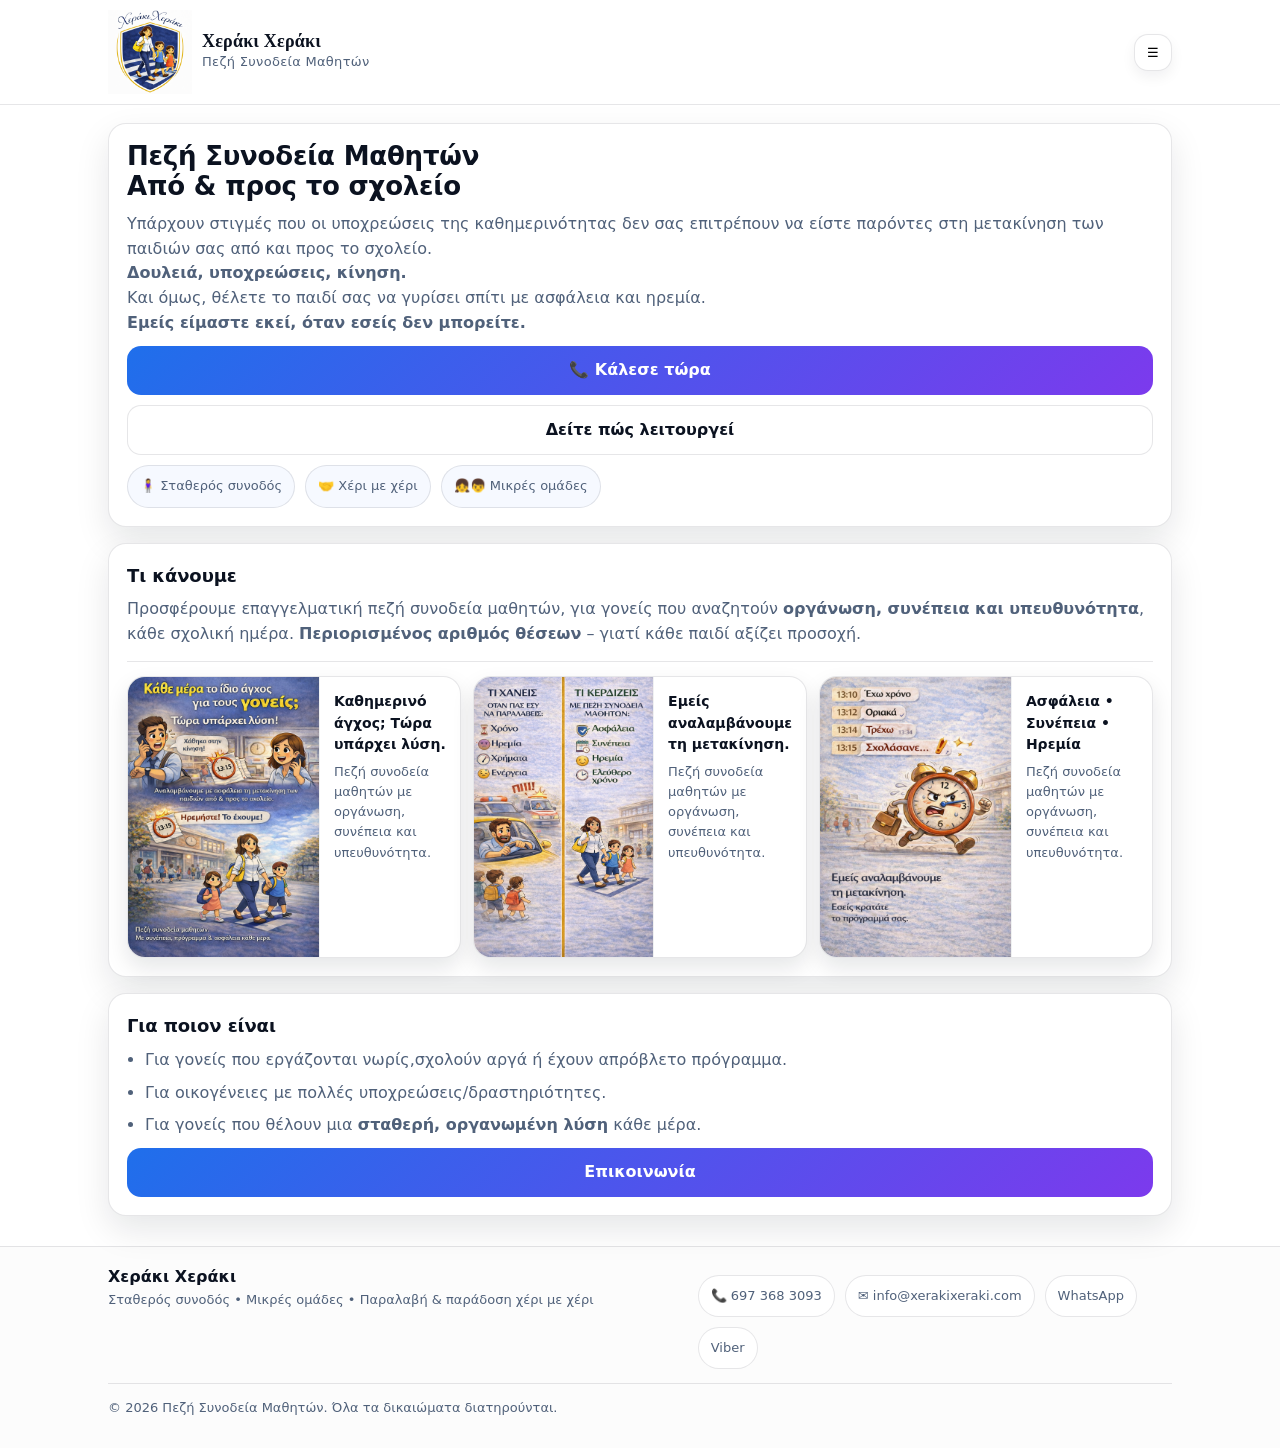
<file: site/xeraki_xeraki_site_updated_with_form/index.html>
<!doctype html>
<html lang="el">
<head>
  <meta charset="utf-8" />
  <meta name="viewport" content="width=device-width,initial-scale=1" />
  <meta name="description" content="Πεζή συνοδεία μαθητών από & προς το σχολείο." />
  <meta name="theme-color" content="#ffffff" />
  <meta property="og:site_name" content="Χεράκι Χεράκι" />
  <meta property="og:title" content="Αρχική | Χεράκι Χεράκι" />
  <meta property="og:description" content="Πεζή συνοδεία μαθητών από & προς το σχολείο." />
  <meta property="og:type" content="website" />
  <meta property="og:image" content="assets/images/logo.png" />
  <meta property="og:locale" content="el_GR" />
  <meta name="twitter:card" content="summary_large_image" />
  <title>Αρχική | Χεράκι Χεράκι</title>
  <link rel="stylesheet" href="assets/styles.css" />
</head>
<body>
<header>
  <div class="container">
    <div class="topbar">
      <a class="brand" href="index.html" aria-label="Αρχική">
        <img class="logo" src="assets/images/logo.png" alt="Πεζή Συνοδεία Μαθητών" loading="eager" decoding="async" loading="eager" decoding="async">
        <div class="brand-title">
          <b>Χεράκι Χεράκι</b>
          <span>Πεζή Συνοδεία Μαθητών</span>
        </div>
      </a>
      <button class="icon-btn" id="burger" aria-label="Μενού" aria-expanded="false">☰</button>
    </div>

    <div class="drawer" id="drawer">
      <a href="index.html" data-page="index.html">Αρχική</a>
      <a href="services.html" data-page="services.html">Υπηρεσίες</a>
      <a href="how-it-works.html" data-page="how-it-works.html">Πώς λειτουργεί</a>
      <a href="safety.html" data-page="safety.html">Ασφάλεια</a>
      <a href="parent-creator.html" data-page="parent-creator.html">Γονέας Δημιουργός</a>
      <a href="faq.html" data-page="faq.html">Συχνές Ερωτήσεις</a>
      <a href="contact.html" data-page="contact.html">Επικοινωνία</a>

      <div class="drawer-actions">
        <a class="chip" href="tel:+306973683093">📞 697 368 3093</a>
        <a class="chip" href="mailto:info@xerakixeraki.com">✉️ info@xerakixeraki.com</a>
        <a class="chip" href="https://wa.me/306973683093" target="_blank" rel="noreferrer">WhatsApp</a>
        <a class="chip" href="viber://chat?number=%2B306973683093">Viber</a>
      </div>
    </div>
  </div>
</header>
<main>
  <div class="container">
    
<section class="card">
  <h1>Πεζή Συνοδεία Μαθητών<br/>Από &amp; προς το σχολείο</h1>
  <p class="muted">
    Υπάρχουν στιγμές που οι υποχρεώσεις της καθημερινότητας δεν σας επιτρέπουν να είστε παρόντες στη μετακίνηση των παιδιών σας από και προς το σχολείο.<br/>
    <b>Δουλειά, υποχρεώσεις, κίνηση. </b><br/>
    Και όμως, θέλετε το παιδί σας να γυρίσει σπίτι με ασφάλεια και ηρεμία.<br/>
    <b>Εμείς είμαστε εκεί, όταν εσείς δεν μπορείτε.</b>
  </p>

  <div class="btnrow">
    <a class="btn primary full" href="tel:+306973683093">📞 Κάλεσε τώρα</a>
    <a class="btn full" href="how-it-works.html">Δείτε πώς λειτουργεί</a>
  </div>

  <div class="badge-row">
    <span class="badge">🧍‍♀️ Σταθερός συνοδός</span>
    <span class="badge">🤝 Χέρι με χέρι</span>
    <span class="badge">👧👦 Μικρές ομάδες</span>
  </div>
</section>

<section class="card">
  <h2>Τι κάνουμε</h2>
  <p class="muted">
    Προσφέρουμε επαγγελματική πεζή συνοδεία μαθητών, για γονείς που αναζητούν <b>οργάνωση, συνέπεια και υπευθυνότητα</b>, κάθε σχολική ημέρα.
    <b>Περιορισμένος αριθμός θέσεων</b> – γιατί κάθε παιδί αξίζει προσοχή.
  </p>
  <div class="divider"></div>
  <div class="gallery" id="homeGallery"></div>
</section>

<section class="card">
  <h2>Για ποιον είναι</h2>
  <ul class="bullets">
    <li>Για γονείς που εργάζονται νωρίς,σχολούν αργά ή έχουν απρόβλετο πρόγραμμα.</li>
    <li>Για οικογένειες με πολλές υποχρεώσεις/δραστηριότητες.</li>
    <li>Για γονείς που θέλουν μια <b>σταθερή, οργανωμένη λύση</b> κάθε μέρα.</li>
  </ul>
  <div class="btnrow">
    <a class="btn primary full" href="contact.html">Επικοινωνία</a>
  </div>
</section>

  </div>
</main>
<footer>
  <div class="container">
    <div class="footgrid">
      <div>
        <b>Χεράκι Χεράκι</b>
        <p class="footnote">Σταθερός συνοδός • Μικρές ομάδες • Παραλαβή &amp; παράδοση χέρι με χέρι</p>
      </div>
      <div class="btnrow">
        <a class="chip" href="tel:+306973683093">📞 697 368 3093</a>
        <a class="chip" href="mailto:info@xerakixeraki.com">✉️ info@xerakixeraki.com</a>
        <a class="chip" href="https://wa.me/306973683093" target="_blank" rel="noreferrer">WhatsApp</a>
        <a class="chip" href="viber://chat?number=%2B306973683093">Viber</a>
      </div>
    </div>
    <div class="divider"></div>
    <div class="footnote">© <span id="year"></span> Πεζή Συνοδεία Μαθητών. Όλα τα δικαιώματα διατηρούνται.</div>
  </div>
  <script>document.getElementById("year") && (document.getElementById("year").textContent = new Date().getFullYear());</script>
</footer>

<div class="bottomnav" role="navigation" aria-label="Γρήγορη πλοήγηση">
  <div class="wrap">
    <a class="bnav" href="index.html" data-page="index.html"><span class="ico">🏠</span><span>Αρχική</span></a>
    <a class="bnav" href="services.html" data-page="services.html"><span class="ico">🧭</span><span>Υπηρεσίες</span></a>
    <a class="bnav" href="faq.html" data-page="faq.html"><span class="ico">❓</span><span>FAQ</span></a>
    <a class="bnav" href="contact.html" data-page="contact.html"><span class="ico">📞</span><span>Κλήση</span></a>
  </div>
</div>
<script src="assets/app.js"></script>
</body>
</html>
</file>
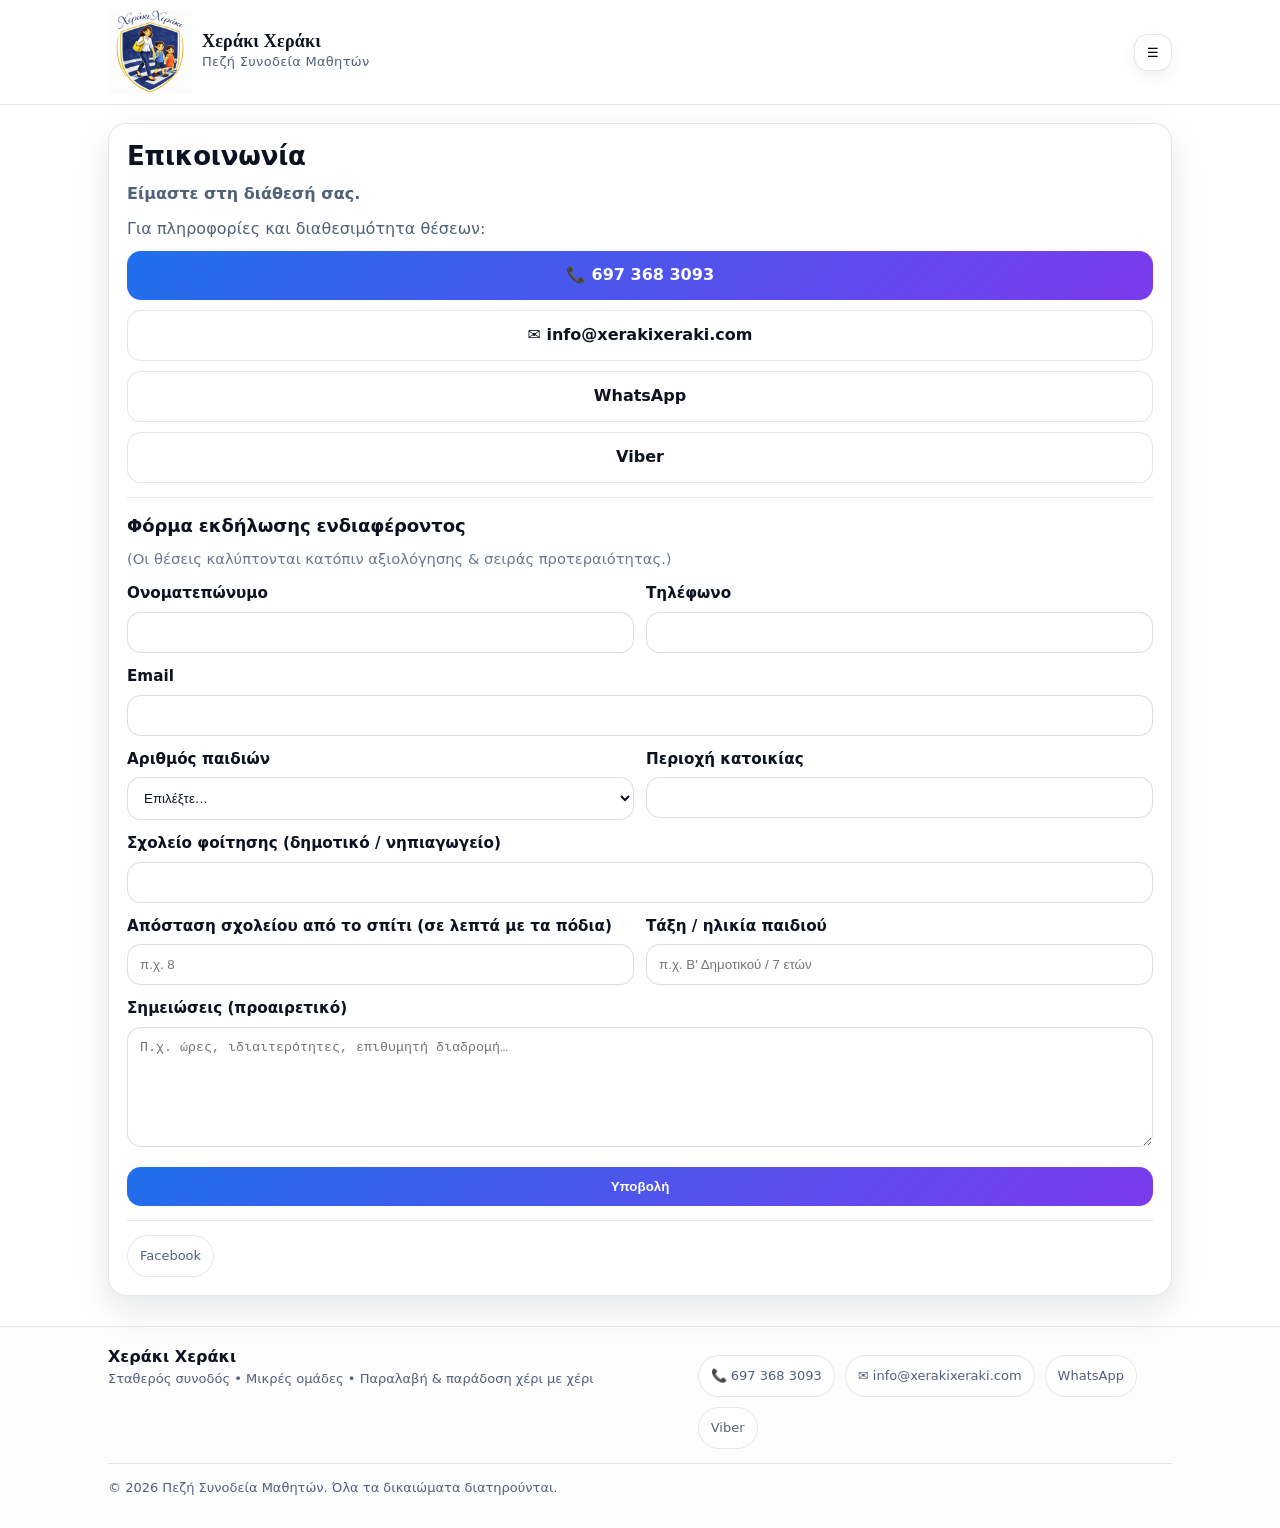
<file: site/xeraki_xeraki_site_updated_with_form/contact.html>
<!doctype html>
<html lang="el">
<head>
  <meta charset="utf-8" />
  <meta name="viewport" content="width=device-width,initial-scale=1" />
  <meta name="description" content="Κάλεσε ή στείλε μήνυμα για πληροφορίες και διαθεσιμότητα." />
  <meta name="theme-color" content="#ffffff" />
  <meta property="og:site_name" content="Χεράκι Χεράκι" />
  <meta property="og:title" content="Επικοινωνία | Χεράκι Χεράκι" />
  <meta property="og:description" content="Κάλεσε ή στείλε μήνυμα για πληροφορίες και διαθεσιμότητα." />
  <meta property="og:type" content="website" />
  <meta property="og:image" content="assets/images/logo.png" />
  <meta property="og:locale" content="el_GR" />
  <meta name="twitter:card" content="summary_large_image" />
  <title>Επικοινωνία | Χεράκι Χεράκι</title>
  <link rel="stylesheet" href="assets/styles.css" />

  <!-- Light form styles (keeps site look & feel) -->
  <style>
    .form-grid{display:grid;grid-template-columns:1fr;gap:12px;margin-top:12px}
    .form-row{display:grid;grid-template-columns:1fr;gap:12px}
    @media (min-width: 720px){.form-row{grid-template-columns:1fr 1fr}}
    label{display:block;font-size:.95rem;font-weight:600;margin-bottom:6px}
    .input, select, textarea{width:100%;padding:12px 12px;border:1px solid rgba(17,24,39,.14);border-radius:14px;background:#fff;color:inherit;outline:none}
    textarea{min-height:120px;resize:vertical}
    .help{font-size:.92rem;opacity:.85}
    .success{display:none;margin-top:12px;padding:12px 14px;border-radius:14px;border:1px solid rgba(16,185,129,.35);background:rgba(16,185,129,.08)}
  </style>
</head>
<body>
<header>
  <div class="container">
    <div class="topbar">
      <a class="brand" href="index.html" aria-label="Αρχική">
        <img class="logo" src="assets/images/logo.png" alt="Πεζή Συνοδεία Μαθητών" loading="eager" decoding="async">
        <div class="brand-title">
          <b>Χεράκι Χεράκι</b>
          <span>Πεζή Συνοδεία Μαθητών</span>
        </div>
      </a>
      <button class="icon-btn" id="burger" aria-label="Μενού" aria-expanded="false">☰</button>
    </div>

    <div class="drawer" id="drawer">
      <a href="index.html" data-page="index.html">Αρχική</a>
      <a href="services.html" data-page="services.html">Υπηρεσίες</a>
      <a href="how-it-works.html" data-page="how-it-works.html">Πώς λειτουργεί</a>
      <a href="safety.html" data-page="safety.html">Ασφάλεια</a>
      <a href="parent-creator.html" data-page="parent-creator.html">Γονέας Δημιουργός</a>
      <a href="faq.html" data-page="faq.html">Συχνές Ερωτήσεις</a>
      <a href="contact.html" data-page="contact.html">Επικοινωνία</a>

      <div class="drawer-actions">
        <a class="chip" href="tel:+306973683093">📞 697 368 3093</a>
        <a class="chip" href="mailto:info@xerakixeraki.com">✉️ info@xerakixeraki.com</a>
        <a class="chip" href="https://wa.me/306973683093" target="_blank" rel="noreferrer">WhatsApp</a>
        <a class="chip" href="viber://chat?number=%2B306973683093">Viber</a>
      </div>
    </div>
  </div>
</header>
<main>
  <div class="container">

<section class="card">
  <h1>Επικοινωνία</h1>
  <p class="muted"><b>Είμαστε στη διάθεσή σας.</b></p>
  <p class="muted">Για πληροφορίες και διαθεσιμότητα θέσεων:</p>

  <div class="btnrow">
    <a class="btn primary full" href="tel:+306973683093">📞 697 368 3093</a>
    <a class="btn full" href="mailto:info@xerakixeraki.com">✉️ info@xerakixeraki.com</a>
    <a class="btn full" href="https://wa.me/306973683093" target="_blank" rel="noreferrer">WhatsApp</a>
    <a class="btn full" href="viber://chat?number=%2B306973683093">Viber</a>
  </div>

  <div class="divider"></div>

  <h2 style="margin:0">Φόρμα εκδήλωσης ενδιαφέροντος</h2>
  <p class="muted help" style="margin-top:8px">(Οι θέσεις καλύπτονται κατόπιν αξιολόγησης &amp; σειράς προτεραιότητας.)</p>

  <form id="interestForm" class="form-grid" novalidate>
    <div class="form-row">
      <div>
        <label for="fullName">Ονοματεπώνυμο</label>
        <input class="input" id="fullName" name="fullName" autocomplete="name" required />
      </div>
      <div>
        <label for="phone">Τηλέφωνο</label>
        <input class="input" id="phone" name="phone" inputmode="tel" autocomplete="tel" required />
      </div>
    </div>

    <div>
      <label for="email">Email</label>
      <input class="input" id="email" name="email" type="email" autocomplete="email" required />
    </div>

    <div class="form-row">
      <div>
        <label for="childrenCount">Αριθμός παιδιών</label>
        <select id="childrenCount" name="childrenCount" required>
          <option value="" selected disabled>Επιλέξτε…</option>
          <option>1</option>
          <option>2</option>
          <option>3</option>
          <option>4+</option>
        </select>
      </div>
      <div>
        <label for="area">Περιοχή κατοικίας</label>
        <input class="input" id="area" name="area" autocomplete="address-level2" required />
      </div>
    </div>

    <div>
      <label for="school">Σχολείο φοίτησης (δημοτικό / νηπιαγωγείο)</label>
      <input class="input" id="school" name="school" required />
    </div>

    <div class="form-row">
      <div>
        <label for="distance">Απόσταση σχολείου από το σπίτι (σε λεπτά με τα πόδια)</label>
        <input class="input" id="distance" name="distance" inputmode="numeric" placeholder="π.χ. 8" required />
      </div>
      <div>
        <label for="classAge">Τάξη / ηλικία παιδιού</label>
        <input class="input" id="classAge" name="classAge" placeholder="π.χ. Β' Δημοτικού / 7 ετών" required />
      </div>
    </div>

    <div>
      <label for="notes">Σημειώσεις (προαιρετικό)</label>
      <textarea id="notes" name="notes" placeholder="Π.χ. ώρες, ιδιαιτερότητες, επιθυμητή διαδρομή…"></textarea>
    </div>

    <button class="btn primary full" type="submit">Υποβολή</button>

    <div id="successMsg" class="success" role="status" aria-live="polite">
      <b>Ευχαριστούμε!</b> Η εκδήλωση ενδιαφέροντος καταχωρήθηκε. Θα επικοινωνήσουμε μαζί σας σύντομα.
    </div>
  </form>

  <div class="divider"></div>

  <a class="chip" href="https://facebook.com/" target="_blank" rel="noreferrer">Facebook</a>
</section>

  </div>
</main>
<footer>
  <div class="container">
    <div class="footgrid">
      <div>
        <b>Χεράκι Χεράκι</b>
        <p class="footnote">Σταθερός συνοδός • Μικρές ομάδες • Παραλαβή &amp; παράδοση χέρι με χέρι</p>
      </div>
      <div class="btnrow">
        <a class="chip" href="tel:+306973683093">📞 697 368 3093</a>
        <a class="chip" href="mailto:info@xerakixeraki.com">✉️ info@xerakixeraki.com</a>
        <a class="chip" href="https://wa.me/306973683093" target="_blank" rel="noreferrer">WhatsApp</a>
        <a class="chip" href="viber://chat?number=%2B306973683093">Viber</a>
      </div>
    </div>
    <div class="divider"></div>
    <div class="footnote">© <span id="year"></span> Πεζή Συνοδεία Μαθητών. Όλα τα δικαιώματα διατηρούνται.</div>
  </div>
  <script>document.getElementById("year") && (document.getElementById("year").textContent = new Date().getFullYear());</script>
</footer>

<div class="bottomnav" role="navigation" aria-label="Γρήγορη πλοήγηση">
  <div class="wrap">
    <a class="bnav" href="index.html" data-page="index.html"><span class="ico">🏠</span><span>Αρχική</span></a>
    <a class="bnav" href="services.html" data-page="services.html"><span class="ico">🧭</span><span>Υπηρεσίες</span></a>
    <a class="bnav" href="faq.html" data-page="faq.html"><span class="ico">❓</span><span>FAQ</span></a>
    <a class="bnav" href="contact.html" data-page="contact.html"><span class="ico">📞</span><span>Κλήση</span></a>
  </div>
</div>

<script>
  // Simple front-end confirmation message (no backend required)
  (function(){
    const form = document.getElementById('interestForm');
    const success = document.getElementById('successMsg');
    if(!form) return;
    form.addEventListener('submit', function(e){
      e.preventDefault();
      // Basic HTML5 validation
      if(!form.checkValidity()){
        form.reportValidity();
        return;
      }
      success.style.display = 'block';
      form.reset();
      success.scrollIntoView({behavior:'smooth', block:'nearest'});
    });
  })();
</script>
<script src="assets/app.js"></script>
</body>
</html>
</file>
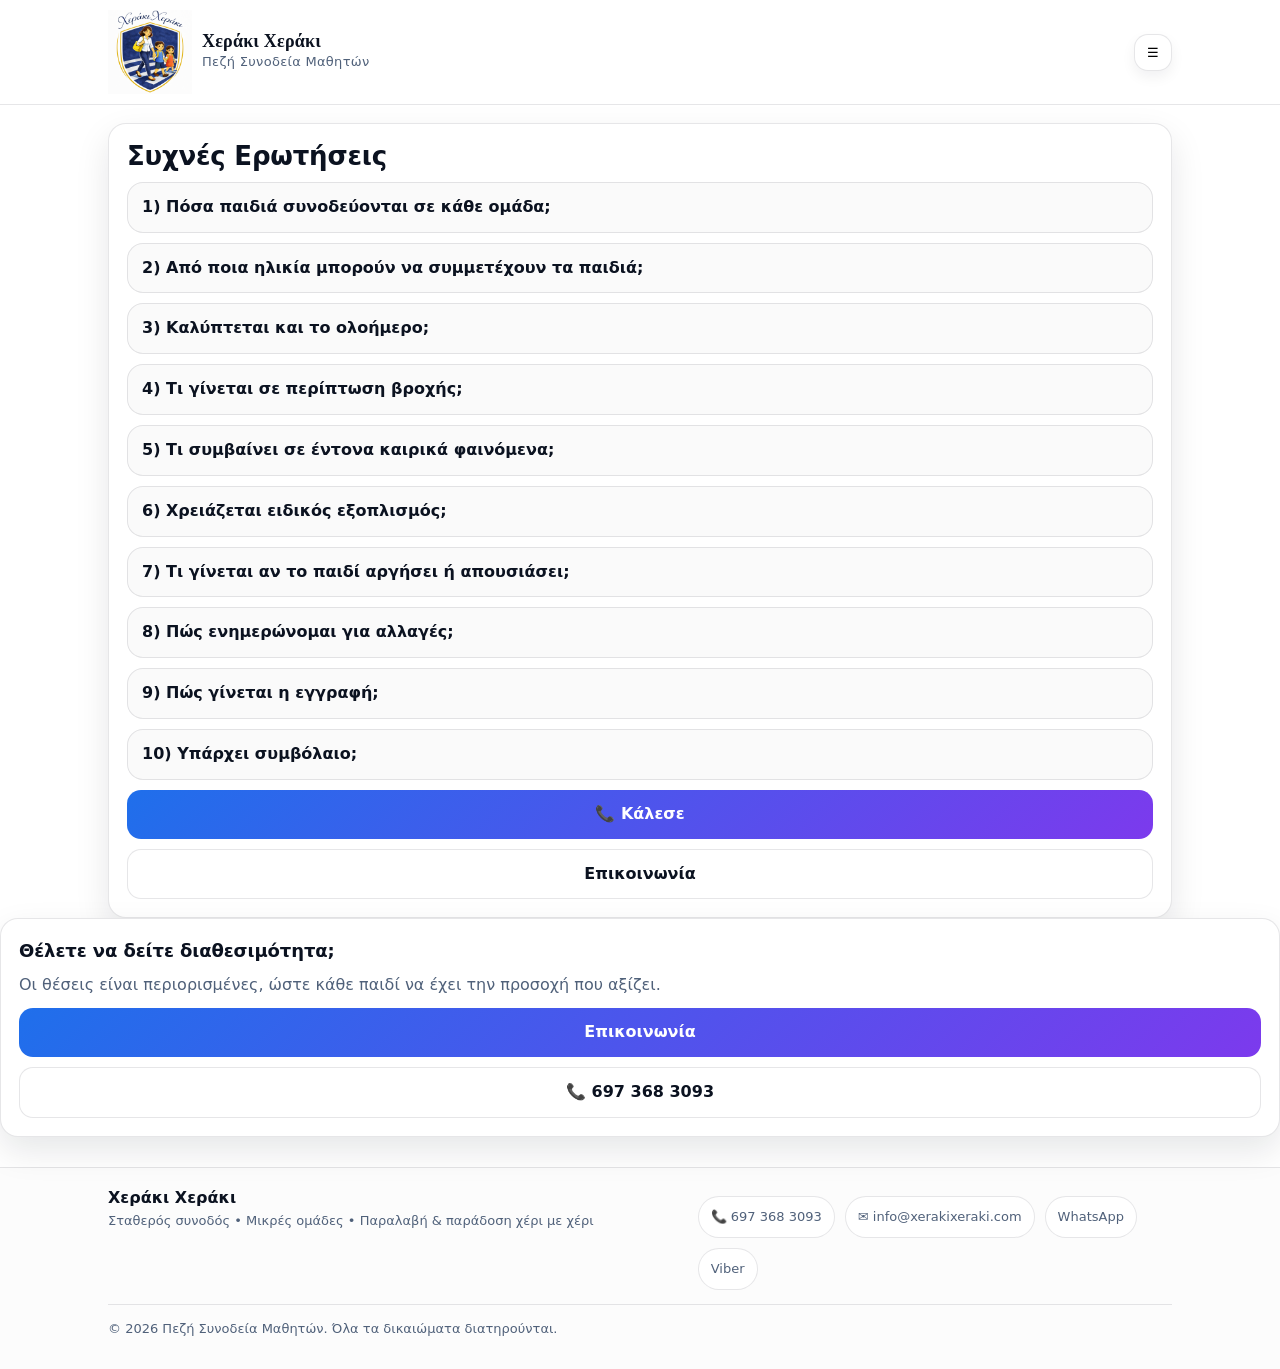
<file: site/xeraki_xeraki_site_updated_with_form/faq.html>
<!doctype html>
<html lang="el">
<head>
  <meta charset="utf-8" />
  <meta name="viewport" content="width=device-width,initial-scale=1" />
  <meta name="description" content="Απαντήσεις για ηλικίες, ομάδες, καιρό, εγγραφή και επικοινωνία." />
  <meta name="theme-color" content="#ffffff" />
  <meta property="og:site_name" content="Χεράκι Χεράκι" />
  <meta property="og:title" content="Συχνές Ερωτήσεις | Χεράκι Χεράκι" />
  <meta property="og:description" content="Απαντήσεις για ηλικίες, ομάδες, καιρό, εγγραφή και επικοινωνία." />
  <meta property="og:type" content="website" />
  <meta property="og:image" content="assets/images/logo.png" />
  <meta property="og:locale" content="el_GR" />
  <meta name="twitter:card" content="summary_large_image" />
  <title>Συχνές Ερωτήσεις | Χεράκι Χεράκι</title>
  <link rel="stylesheet" href="assets/styles.css" />
</head>
<body>
<header>
  <div class="container">
    <div class="topbar">
      <a class="brand" href="index.html" aria-label="Αρχική">
        <img class="logo" src="assets/images/logo.png" alt="Πεζή Συνοδεία Μαθητών" loading="eager" decoding="async">
        <div class="brand-title">
          <b>Χεράκι Χεράκι</b>
          <span>Πεζή Συνοδεία Μαθητών</span>
        </div>
      </a>
      <button class="icon-btn" id="burger" aria-label="Μενού" aria-expanded="false">☰</button>
    </div>

    <div class="drawer" id="drawer">
      <a href="index.html" data-page="index.html">Αρχική</a>
      <a href="services.html" data-page="services.html">Υπηρεσίες</a>
      <a href="how-it-works.html" data-page="how-it-works.html">Πώς λειτουργεί</a>
      <a href="safety.html" data-page="safety.html">Ασφάλεια</a>
      <a href="parent-creator.html" data-page="parent-creator.html">Γονέας Δημιουργός</a>
      <a href="faq.html" data-page="faq.html">Συχνές Ερωτήσεις</a>
      <a href="contact.html" data-page="contact.html">Επικοινωνία</a>

      <div class="drawer-actions">
        <a class="chip" href="tel:+306973683093">📞 697 368 3093</a>
        <a class="chip" href="mailto:info@xerakixeraki.com">✉️ info@xerakixeraki.com</a>
        <a class="chip" href="https://wa.me/306973683093" target="_blank" rel="noreferrer">WhatsApp</a>
        <a class="chip" href="viber://chat?number=%2B306973683093">Viber</a>
      </div>
    </div>
  </div>
</header>
<main>
  <div class="container">
    
<section class="card">
  <h1>Συχνές Ερωτήσεις</h1>

  

  <details>
    <summary>1) Πόσα παιδιά συνοδεύονται σε κάθε ομάδα;</summary>
    <p>Οι ομάδες είναι μικρές, για καλύτερο έλεγχο και ασφάλεια.</p>
  </details>

  <details>
    <summary>2) Από ποια ηλικία μπορούν να συμμετέχουν τα παιδιά;</summary>
    <p>Η υπηρεσία απευθύνεται σε μαθητές νηπιαγωγείου και δημοτικού.</p>
  </details>

  <details>
    <summary>3) Καλύπτεται και το ολοήμερο;</summary>
    <p>Ναι, κατόπιν συνεννόησης και διαθεσιμότητας.</p>
  </details>

  <details>
    <summary>4) Τι γίνεται σε περίπτωση βροχής;</summary>
    <p>Η συνοδεία πραγματοποιείται κανονικά, με προσαρμογή στις συνθήκες.</p>
  </details>

  <details>
    <summary>5) Τι συμβαίνει σε έντονα καιρικά φαινόμενα;</summary>
    <p><b>Η ασφάλεια προηγείται</b> και υπάρχει έγκαιρη ενημέρωση των γονέων.</p>
  </details>

  <details>
    <summary>6) Χρειάζεται ειδικός εξοπλισμός;</summary>
    <p>Συνιστάται κατάλληλη ένδυση ανάλογα με τον καιρό.</p>
  </details>

  <details>
    <summary>7) Τι γίνεται αν το παιδί αργήσει ή απουσιάσει;</summary>
    <p>Υπάρχει άμεση επικοινωνία και συνεννόηση.</p>
  </details>

  <details>
    <summary>8) Πώς ενημερώνομαι για αλλαγές;</summary>
    <p>Οι γονείς ενημερώνονται πάντα άμεσα.</p>
  </details>

  <details>
    <summary>9) Πώς γίνεται η εγγραφή;</summary>
    <p>Με επικοινωνία και αξιολόγηση διαθεσιμότητας.</p>
  </details>

  <details>
    <summary>10) Υπάρχει συμβόλαιο;</summary>
    <p>Ναι και η συνεργασία ισχύει για ολόκληρο το σχολικό έτος.</p>
  </details>

  

  <div class="btnrow">
    <a class="btn primary full" href="tel:+306973683093">📞 Κάλεσε</a>
    <a class="btn full" href="contact.html">Επικοινωνία</a>
  </div>
</section>

  </div>

<section class="card">
  <h2>Θέλετε να δείτε διαθεσιμότητα;</h2>
  <p class="muted">Οι θέσεις είναι περιορισμένες, ώστε κάθε παιδί να έχει την προσοχή που αξίζει.</p>
  <div class="btnrow">
    <a class="btn primary full" href="contact.html">Επικοινωνία</a>
    <a class="btn full" href="tel:+306973683093">📞 697 368 3093</a>
  </div>
</section>
</main>
<footer>
  <div class="container">
    <div class="footgrid">
      <div>
        <b>Χεράκι Χεράκι</b>
        <p class="footnote">Σταθερός συνοδός • Μικρές ομάδες • Παραλαβή &amp; παράδοση χέρι με χέρι</p>
      </div>
      <div class="btnrow">
        <a class="chip" href="tel:+306973683093">📞 697 368 3093</a>
        <a class="chip" href="mailto:info@xerakixeraki.com">✉️ info@xerakixeraki.com</a>
        <a class="chip" href="https://wa.me/306973683093" target="_blank" rel="noreferrer">WhatsApp</a>
        <a class="chip" href="viber://chat?number=%2B306973683093">Viber</a>
      </div>
    </div>
    <div class="divider"></div>
    <div class="footnote">© <span id="year"></span> Πεζή Συνοδεία Μαθητών. Όλα τα δικαιώματα διατηρούνται.</div>
  </div>
  <script>document.getElementById("year") && (document.getElementById("year").textContent = new Date().getFullYear());</script>
</footer>

<div class="bottomnav" role="navigation" aria-label="Γρήγορη πλοήγηση">
  <div class="wrap">
    <a class="bnav" href="index.html" data-page="index.html"><span class="ico">🏠</span><span>Αρχική</span></a>
    <a class="bnav" href="services.html" data-page="services.html"><span class="ico">🧭</span><span>Υπηρεσίες</span></a>
    <a class="bnav" href="faq.html" data-page="faq.html"><span class="ico">❓</span><span>FAQ</span></a>
    <a class="bnav" href="contact.html" data-page="contact.html"><span class="ico">📞</span><span>Κλήση</span></a>
  </div>
</div>
<script src="assets/app.js"></script>
</body>
</html>
</file>
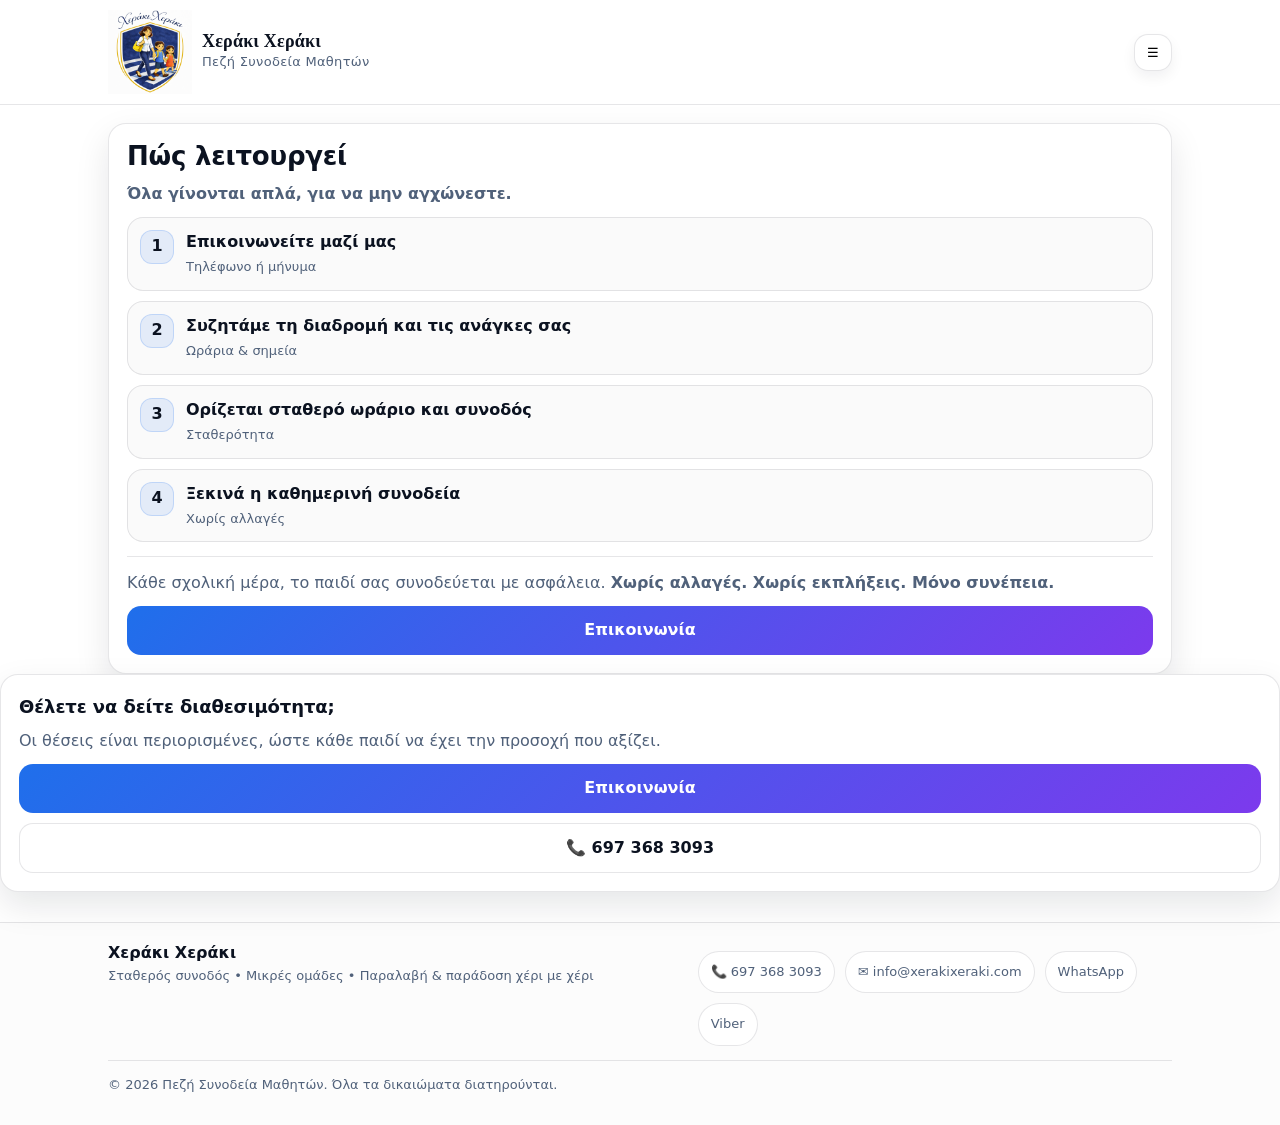
<file: site/xeraki_xeraki_site_updated_with_form/how-it-works.html>
<!doctype html>
<html lang="el">
<head>
  <meta charset="utf-8" />
  <meta name="viewport" content="width=device-width,initial-scale=1" />
  <meta name="description" content="Απλή διαδικασία: επικοινωνία, διαδρομή, σταθερό ωράριο και συνοδός." />
  <meta name="theme-color" content="#ffffff" />
  <meta property="og:site_name" content="Χεράκι Χεράκι" />
  <meta property="og:title" content="Πώς λειτουργεί | Χεράκι Χεράκι" />
  <meta property="og:description" content="Απλή διαδικασία: επικοινωνία, διαδρομή, σταθερό ωράριο και συνοδός." />
  <meta property="og:type" content="website" />
  <meta property="og:image" content="assets/images/logo.png" />
  <meta property="og:locale" content="el_GR" />
  <meta name="twitter:card" content="summary_large_image" />
  <title>Πώς λειτουργεί | Χεράκι Χεράκι</title>
  <link rel="stylesheet" href="assets/styles.css" />
</head>
<body>
<header>
  <div class="container">
    <div class="topbar">
      <a class="brand" href="index.html" aria-label="Αρχική">
        <img class="logo" src="assets/images/logo.png" alt="Πεζή Συνοδεία Μαθητών" loading="eager" decoding="async">
        <div class="brand-title">
          <b>Χεράκι Χεράκι</b>
          <span>Πεζή Συνοδεία Μαθητών</span>
        </div>
      </a>
      <button class="icon-btn" id="burger" aria-label="Μενού" aria-expanded="false">☰</button>
    </div>

    <div class="drawer" id="drawer">
      <a href="index.html" data-page="index.html">Αρχική</a>
      <a href="services.html" data-page="services.html">Υπηρεσίες</a>
      <a href="how-it-works.html" data-page="how-it-works.html">Πώς λειτουργεί</a>
      <a href="safety.html" data-page="safety.html">Ασφάλεια</a>
      <a href="parent-creator.html" data-page="parent-creator.html">Γονέας Δημιουργός</a>
      <a href="faq.html" data-page="faq.html">Συχνές Ερωτήσεις</a>
      <a href="contact.html" data-page="contact.html">Επικοινωνία</a>

      <div class="drawer-actions">
        <a class="chip" href="tel:+306973683093">📞 697 368 3093</a>
        <a class="chip" href="mailto:info@xerakixeraki.com">✉️ info@xerakixeraki.com</a>
        <a class="chip" href="https://wa.me/306973683093" target="_blank" rel="noreferrer">WhatsApp</a>
        <a class="chip" href="viber://chat?number=%2B306973683093">Viber</a>
      </div>
    </div>
  </div>
</header>
<main>
  <div class="container">
    
<section class="card">
  <h1>Πώς λειτουργεί</h1>
  <p class="muted"><b>Όλα γίνονται απλά, για να μην αγχώνεστε.</b></p>

  <div class="steps">
    <div class="step"><div class="num">1</div><div><b>Επικοινωνείτε μαζί μας</b><span>Τηλέφωνο ή μήνυμα</span></div></div>
    <div class="step"><div class="num">2</div><div><b>Συζητάμε τη διαδρομή και τις ανάγκες σας</b><span>Ωράρια &amp; σημεία</span></div></div>
    <div class="step"><div class="num">3</div><div><b>Ορίζεται σταθερό ωράριο και συνοδός</b><span>Σταθερότητα</span></div></div>
    <div class="step"><div class="num">4</div><div><b>Ξεκινά η καθημερινή συνοδεία</b><span>Χωρίς αλλαγές</span></div></div>
  </div>

  <div class="divider"></div>

  <p class="muted">
    Κάθε σχολική μέρα, το παιδί σας συνοδεύεται με ασφάλεια.
    <b>Χωρίς αλλαγές. Χωρίς εκπλήξεις. Μόνο συνέπεια.</b>
  </p>

  <div class="btnrow">
    <a class="btn primary full" href="contact.html">Επικοινωνία</a>
  </div>
</section>

  </div>

<section class="card">
  <h2>Θέλετε να δείτε διαθεσιμότητα;</h2>
  <p class="muted">Οι θέσεις είναι περιορισμένες, ώστε κάθε παιδί να έχει την προσοχή που αξίζει.</p>
  <div class="btnrow">
    <a class="btn primary full" href="contact.html">Επικοινωνία</a>
    <a class="btn full" href="tel:+306973683093">📞 697 368 3093</a>
  </div>
</section>
</main>
<footer>
  <div class="container">
    <div class="footgrid">
      <div>
        <b>Χεράκι Χεράκι</b>
        <p class="footnote">Σταθερός συνοδός • Μικρές ομάδες • Παραλαβή &amp; παράδοση χέρι με χέρι</p>
      </div>
      <div class="btnrow">
        <a class="chip" href="tel:+306973683093">📞 697 368 3093</a>
        <a class="chip" href="mailto:info@xerakixeraki.com">✉️ info@xerakixeraki.com</a>
        <a class="chip" href="https://wa.me/306973683093" target="_blank" rel="noreferrer">WhatsApp</a>
        <a class="chip" href="viber://chat?number=%2B306973683093">Viber</a>
      </div>
    </div>
    <div class="divider"></div>
    <div class="footnote">© <span id="year"></span> Πεζή Συνοδεία Μαθητών. Όλα τα δικαιώματα διατηρούνται.</div>
  </div>
  <script>document.getElementById("year") && (document.getElementById("year").textContent = new Date().getFullYear());</script>
</footer>

<div class="bottomnav" role="navigation" aria-label="Γρήγορη πλοήγηση">
  <div class="wrap">
    <a class="bnav" href="index.html" data-page="index.html"><span class="ico">🏠</span><span>Αρχική</span></a>
    <a class="bnav" href="services.html" data-page="services.html"><span class="ico">🧭</span><span>Υπηρεσίες</span></a>
    <a class="bnav" href="faq.html" data-page="faq.html"><span class="ico">❓</span><span>FAQ</span></a>
    <a class="bnav" href="contact.html" data-page="contact.html"><span class="ico">📞</span><span>Κλήση</span></a>
  </div>
</div>
<script src="assets/app.js"></script>
</body>
</html>
</file>
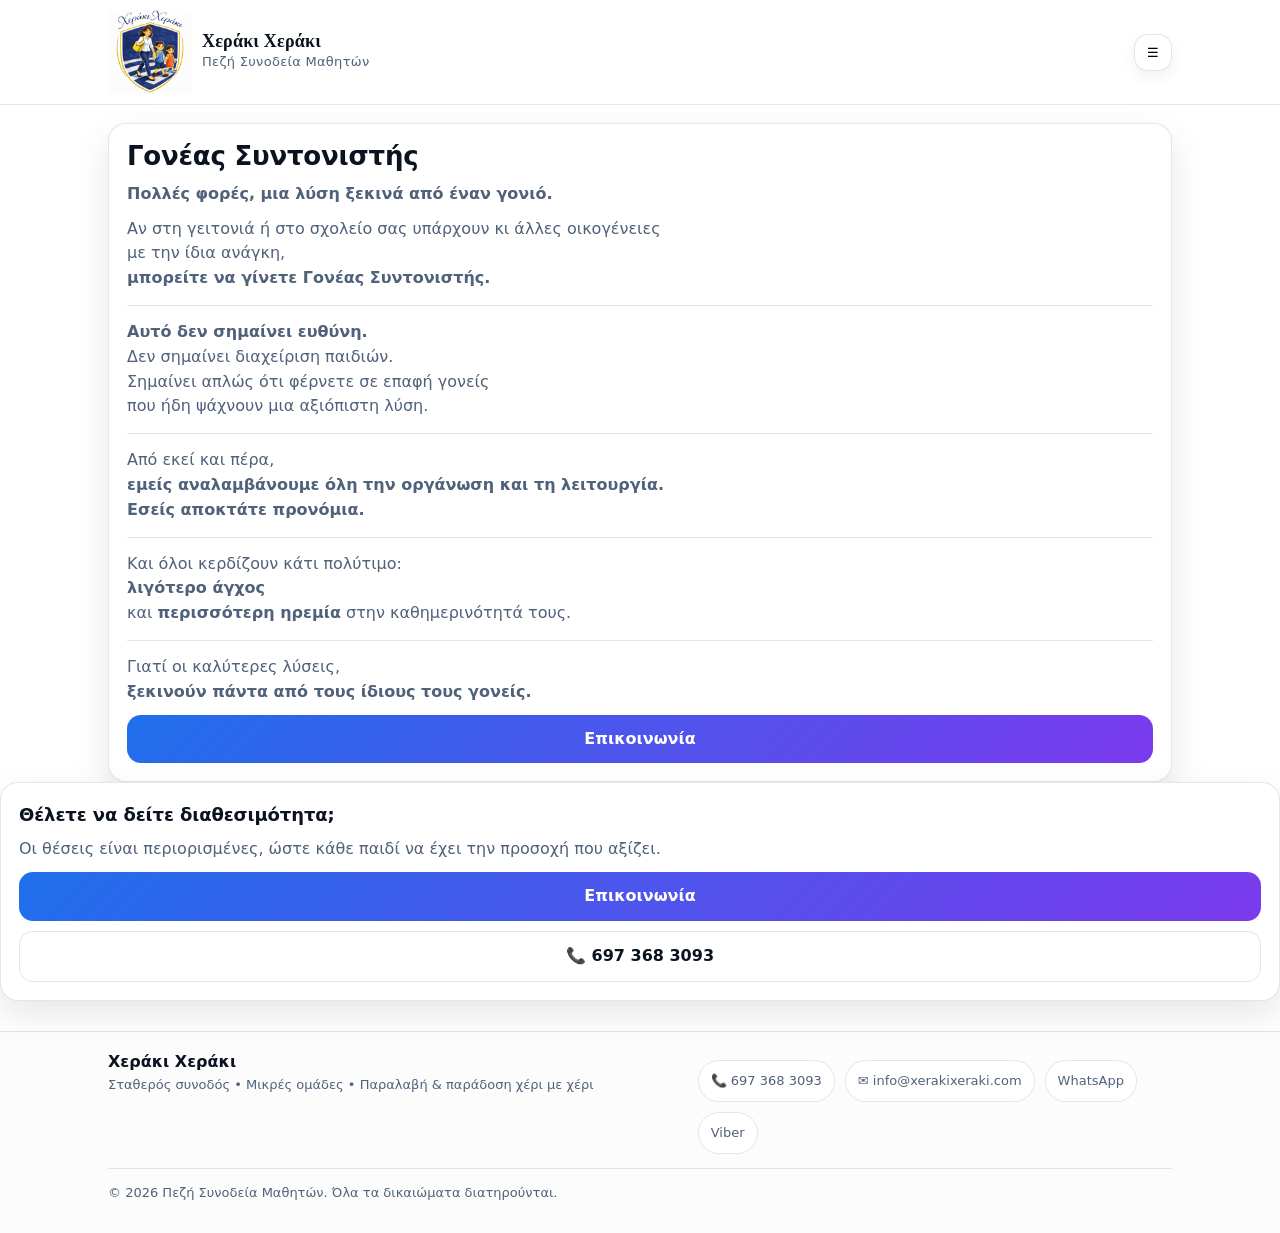
<file: site/xeraki_xeraki_site_updated_with_form/parent-creator.html>
<!doctype html>
<html lang="el">
<head>
  <meta charset="utf-8" />
  <meta name="viewport" content="width=device-width,initial-scale=1" />
  <meta name="description" content="Γίνε Γονέας Συντονιστής και φέρε σε επαφή οικογένειες που χρειάζονται αξιόπιστη λύση." />
  <meta name="theme-color" content="#ffffff" />
  <meta property="og:site_name" content="Χεράκι Χεράκι" />
  <meta property="og:title" content="Γονέας Συντονιστής | Χεράκι Χεράκι" />
  <meta property="og:description" content="Γίνε Γονέας Συντονιστής και φέρε σε επαφή οικογένειες που χρειάζονται αξιόπιστη λύση." />
  <meta property="og:type" content="website" />
  <meta property="og:image" content="assets/images/logo.png" />
  <meta property="og:locale" content="el_GR" />
  <meta name="twitter:card" content="summary_large_image" />
  <title>Γονέας Συντονιστής | Χεράκι Χεράκι</title>
  <link rel="stylesheet" href="assets/styles.css" />
</head>
<body>
<header>
  <div class="container">
    <div class="topbar">
      <a class="brand" href="index.html" aria-label="Αρχική">
        <img class="logo" src="assets/images/logo.png" alt="Πεζή Συνοδεία Μαθητών" loading="eager" decoding="async">
        <div class="brand-title">
          <b>Χεράκι Χεράκι</b>
          <span>Πεζή Συνοδεία Μαθητών</span>
        </div>
      </a>
      <button class="icon-btn" id="burger" aria-label="Μενού" aria-expanded="false">☰</button>
    </div>

    <div class="drawer" id="drawer">
      <a href="index.html" data-page="index.html">Αρχική</a>
      <a href="services.html" data-page="services.html">Υπηρεσίες</a>
      <a href="how-it-works.html" data-page="how-it-works.html">Πώς λειτουργεί</a>
      <a href="safety.html" data-page="safety.html">Ασφάλεια</a>
      <a href="parent-creator.html" data-page="parent-creator.html">Γονέας Συντονιστής</a>
      <a href="faq.html" data-page="faq.html">Συχνές Ερωτήσεις</a>
      <a href="contact.html" data-page="contact.html">Επικοινωνία</a>

      <div class="drawer-actions">
        <a class="chip" href="tel:+306973683093">📞 697 368 3093</a>
        <a class="chip" href="mailto:info@xerakixeraki.com">✉️ info@xerakixeraki.com</a>
        <a class="chip" href="https://wa.me/306973683093" target="_blank" rel="noreferrer">WhatsApp</a>
        <a class="chip" href="viber://chat?number=%2B306973683093">Viber</a>
      </div>
    </div>
  </div>
</header>
<main>
  <div class="container">
    
<section class="card">
  <h1>Γονέας Συντονιστής</h1>

  <p class="muted"><b>Πολλές φορές, μια λύση ξεκινά από έναν γονιό.</b></p>

  <p class="muted">
    Αν στη γειτονιά ή στο σχολείο σας υπάρχουν κι άλλες οικογένειες<br/>
    με την ίδια ανάγκη,<br/>
    <b>μπορείτε να γίνετε Γονέας Συντονιστής.</b>
  </p>

  <div class="divider"></div>

  <p class="muted">
    <b>Αυτό δεν σημαίνει ευθύνη.</b><br/>
    Δεν σημαίνει διαχείριση παιδιών.<br/>
    Σημαίνει απλώς ότι φέρνετε σε επαφή γονείς<br/>
    που ήδη ψάχνουν μια αξιόπιστη λύση.
  </p>

  <div class="divider"></div>

  <p class="muted">
    Από εκεί και πέρα,<br/>
    <b>εμείς αναλαμβάνουμε όλη την οργάνωση και τη λειτουργία.</b><br/>
    <b>Εσείς αποκτάτε προνόμια.</b>
  </p>

  <div class="divider"></div>

  <p class="muted">
    Και όλοι κερδίζουν κάτι πολύτιμο:<br/>
    <b>λιγότερο άγχος</b><br/>
    και <b>περισσότερη ηρεμία</b> στην καθημερινότητά τους.
  </p>

  <div class="divider"></div>

  <p class="muted">
    Γιατί οι καλύτερες λύσεις,<br/>
    <b>ξεκινούν πάντα από τους ίδιους τους γονείς.</b>
  </p>

  <div class="btnrow">
    <a class="btn primary full" href="contact.html">Επικοινωνία</a>
  </div>
</section>

  </div>

<section class="card">
  <h2>Θέλετε να δείτε διαθεσιμότητα;</h2>
  <p class="muted">Οι θέσεις είναι περιορισμένες, ώστε κάθε παιδί να έχει την προσοχή που αξίζει.</p>
  <div class="btnrow">
    <a class="btn primary full" href="contact.html">Επικοινωνία</a>
    <a class="btn full" href="tel:+306973683093">📞 697 368 3093</a>
  </div>
</section>
</main>
<footer>
  <div class="container">
    <div class="footgrid">
      <div>
        <b>Χεράκι Χεράκι</b>
        <p class="footnote">Σταθερός συνοδός • Μικρές ομάδες • Παραλαβή &amp; παράδοση χέρι με χέρι</p>
      </div>
      <div class="btnrow">
        <a class="chip" href="tel:+306973683093">📞 697 368 3093</a>
        <a class="chip" href="mailto:info@xerakixeraki.com">✉️ info@xerakixeraki.com</a>
        <a class="chip" href="https://wa.me/306973683093" target="_blank" rel="noreferrer">WhatsApp</a>
        <a class="chip" href="viber://chat?number=%2B306973683093">Viber</a>
      </div>
    </div>
    <div class="divider"></div>
    <div class="footnote">© <span id="year"></span> Πεζή Συνοδεία Μαθητών. Όλα τα δικαιώματα διατηρούνται.</div>
  </div>
  <script>document.getElementById("year") && (document.getElementById("year").textContent = new Date().getFullYear());</script>
</footer>

<div class="bottomnav" role="navigation" aria-label="Γρήγορη πλοήγηση">
  <div class="wrap">
    <a class="bnav" href="index.html" data-page="index.html"><span class="ico">🏠</span><span>Αρχική</span></a>
    <a class="bnav" href="services.html" data-page="services.html"><span class="ico">🧭</span><span>Υπηρεσίες</span></a>
    <a class="bnav" href="faq.html" data-page="faq.html"><span class="ico">❓</span><span>FAQ</span></a>
    <a class="bnav" href="contact.html" data-page="contact.html"><span class="ico">📞</span><span>Κλήση</span></a>
  </div>
</div>
<script src="assets/app.js"></script>
</body>
</html>
</file>
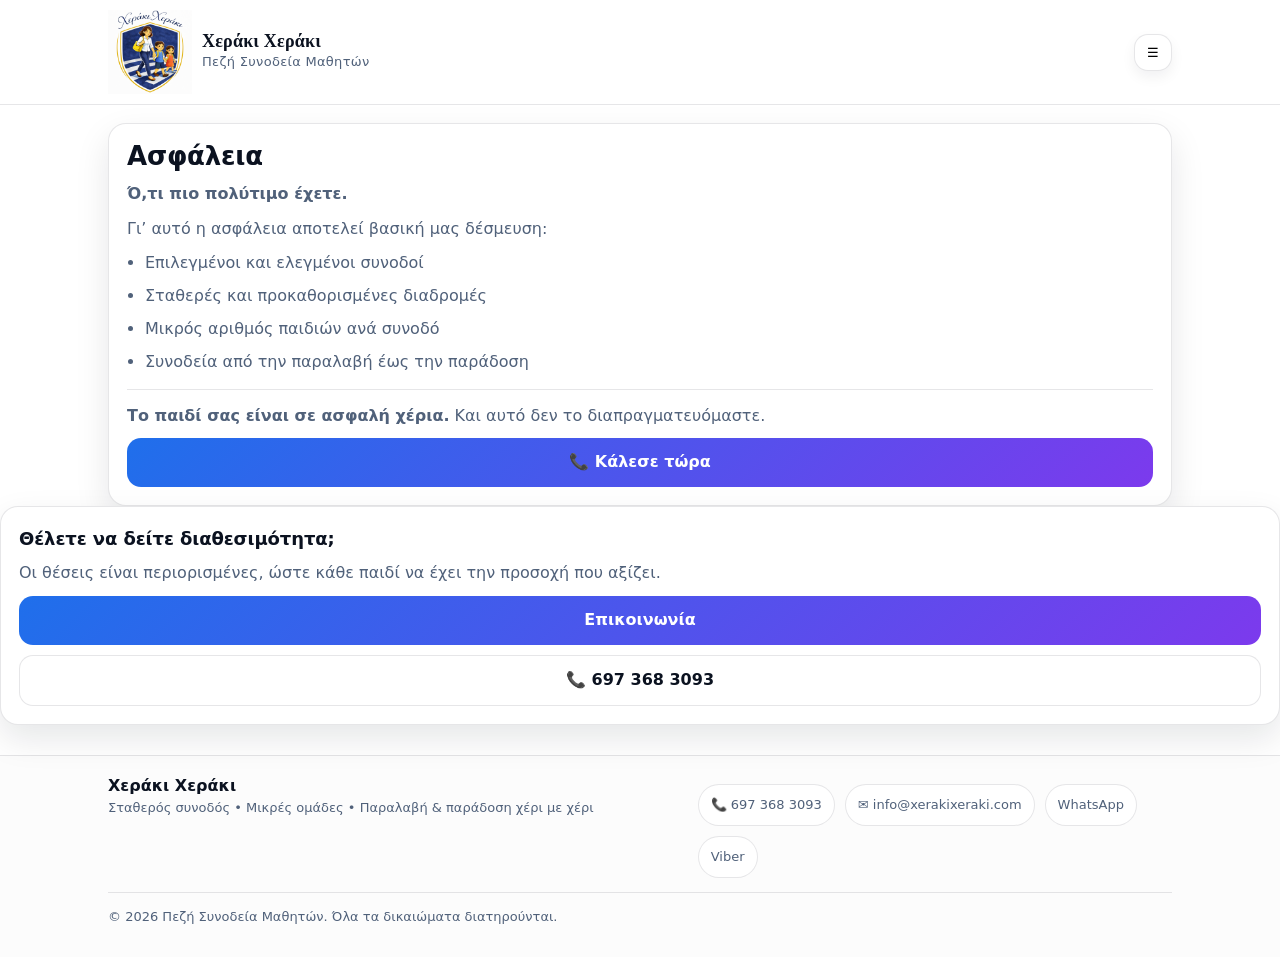
<file: site/xeraki_xeraki_site_updated_with_form/safety.html>
<!doctype html>
<html lang="el">
<head>
  <meta charset="utf-8" />
  <meta name="viewport" content="width=device-width,initial-scale=1" />
  <meta name="description" content="Ασφάλεια: επιλεγμένοι συνοδοί, σταθερές διαδρομές, παραλαβή και παράδοση." />
  <meta name="theme-color" content="#ffffff" />
  <meta property="og:site_name" content="Χεράκι Χεράκι" />
  <meta property="og:title" content="Ασφάλεια | Χεράκι Χεράκι" />
  <meta property="og:description" content="Ασφάλεια: επιλεγμένοι συνοδοί, σταθερές διαδρομές, παραλαβή και παράδοση." />
  <meta property="og:type" content="website" />
  <meta property="og:image" content="assets/images/logo.png" />
  <meta property="og:locale" content="el_GR" />
  <meta name="twitter:card" content="summary_large_image" />
  <title>Ασφάλεια | Χεράκι Χεράκι</title>
  <link rel="stylesheet" href="assets/styles.css" />
</head>
<body>
<header>
  <div class="container">
    <div class="topbar">
      <a class="brand" href="index.html" aria-label="Αρχική">
        <img class="logo" src="assets/images/logo.png" alt="Πεζή Συνοδεία Μαθητών" loading="eager" decoding="async">
        <div class="brand-title">
          <b>Χεράκι Χεράκι</b>
          <span>Πεζή Συνοδεία Μαθητών</span>
        </div>
      </a>
      <button class="icon-btn" id="burger" aria-label="Μενού" aria-expanded="false">☰</button>
    </div>

    <div class="drawer" id="drawer">
      <a href="index.html" data-page="index.html">Αρχική</a>
      <a href="services.html" data-page="services.html">Υπηρεσίες</a>
      <a href="how-it-works.html" data-page="how-it-works.html">Πώς λειτουργεί</a>
      <a href="safety.html" data-page="safety.html">Ασφάλεια</a>
      <a href="parent-creator.html" data-page="parent-creator.html">Γονέας Δημιουργός</a>
      <a href="faq.html" data-page="faq.html">Συχνές Ερωτήσεις</a>
      <a href="contact.html" data-page="contact.html">Επικοινωνία</a>

      <div class="drawer-actions">
        <a class="chip" href="tel:+306973683093">📞 697 368 3093</a>
        <a class="chip" href="mailto:info@xerakixeraki.com">✉️ info@xerakixeraki.com</a>
        <a class="chip" href="https://wa.me/306973683093" target="_blank" rel="noreferrer">WhatsApp</a>
        <a class="chip" href="viber://chat?number=%2B306973683093">Viber</a>
      </div>
    </div>
  </div>
</header>
<main>
  <div class="container">
    
<section class="card">
  <h1>Ασφάλεια</h1>
  <p class="muted"><b>Ό,τι πιο πολύτιμο έχετε.</b></p>
  <p class="muted"> Γι’ αυτό η ασφάλεια αποτελεί βασική μας δέσμευση:</p>
  <ul class="bullets">
    <li>Επιλεγμένοι και ελεγμένοι συνοδοί</li>
    <li>Σταθερές και προκαθορισμένες διαδρομές</li>
    <li>Μικρός αριθμός παιδιών ανά συνοδό</li>
    <li>Συνοδεία από την παραλαβή έως την παράδοση</li>
  </ul>
  <div class="divider"></div>
  <p class="muted"><b>Το παιδί σας είναι σε ασφαλή χέρια.</b> Και αυτό δεν το διαπραγματευόμαστε.</p>
  <div class="btnrow">
    <a class="btn primary full" href="tel:+306973683093">📞 Κάλεσε τώρα</a>
  </div>
</section>

  </div>

<section class="card">
  <h2>Θέλετε να δείτε διαθεσιμότητα;</h2>
  <p class="muted">Οι θέσεις είναι περιορισμένες, ώστε κάθε παιδί να έχει την προσοχή που αξίζει.</p>
  <div class="btnrow">
    <a class="btn primary full" href="contact.html">Επικοινωνία</a>
    <a class="btn full" href="tel:+306973683093">📞 697 368 3093</a>
  </div>
</section>



</main>
<footer>
  <div class="container">
    <div class="footgrid">
      <div>
        <b>Χεράκι Χεράκι</b>
        <p class="footnote">Σταθερός συνοδός • Μικρές ομάδες • Παραλαβή &amp; παράδοση χέρι με χέρι</p>
      </div>
      <div class="btnrow">
        <a class="chip" href="tel:+306973683093">📞 697 368 3093</a>
        <a class="chip" href="mailto:info@xerakixeraki.com">✉️ info@xerakixeraki.com</a>
        <a class="chip" href="https://wa.me/306973683093" target="_blank" rel="noreferrer">WhatsApp</a>
        <a class="chip" href="viber://chat?number=%2B306973683093">Viber</a>
      </div>
    </div>
    <div class="divider"></div>
    <div class="footnote">© <span id="year"></span> Πεζή Συνοδεία Μαθητών. Όλα τα δικαιώματα διατηρούνται.</div>
  </div>
  <script>document.getElementById("year") && (document.getElementById("year").textContent = new Date().getFullYear());</script>
</footer>

<div class="bottomnav" role="navigation" aria-label="Γρήγορη πλοήγηση">
  <div class="wrap">
    <a class="bnav" href="index.html" data-page="index.html"><span class="ico">🏠</span><span>Αρχική</span></a>
    <a class="bnav" href="services.html" data-page="services.html"><span class="ico">🧭</span><span>Υπηρεσίες</span></a>
    <a class="bnav" href="faq.html" data-page="faq.html"><span class="ico">❓</span><span>FAQ</span></a>
    <a class="bnav" href="contact.html" data-page="contact.html"><span class="ico">📞</span><span>Κλήση</span></a>
  </div>
</div>
<script src="assets/app.js"></script>
</body>
</html>
</file>
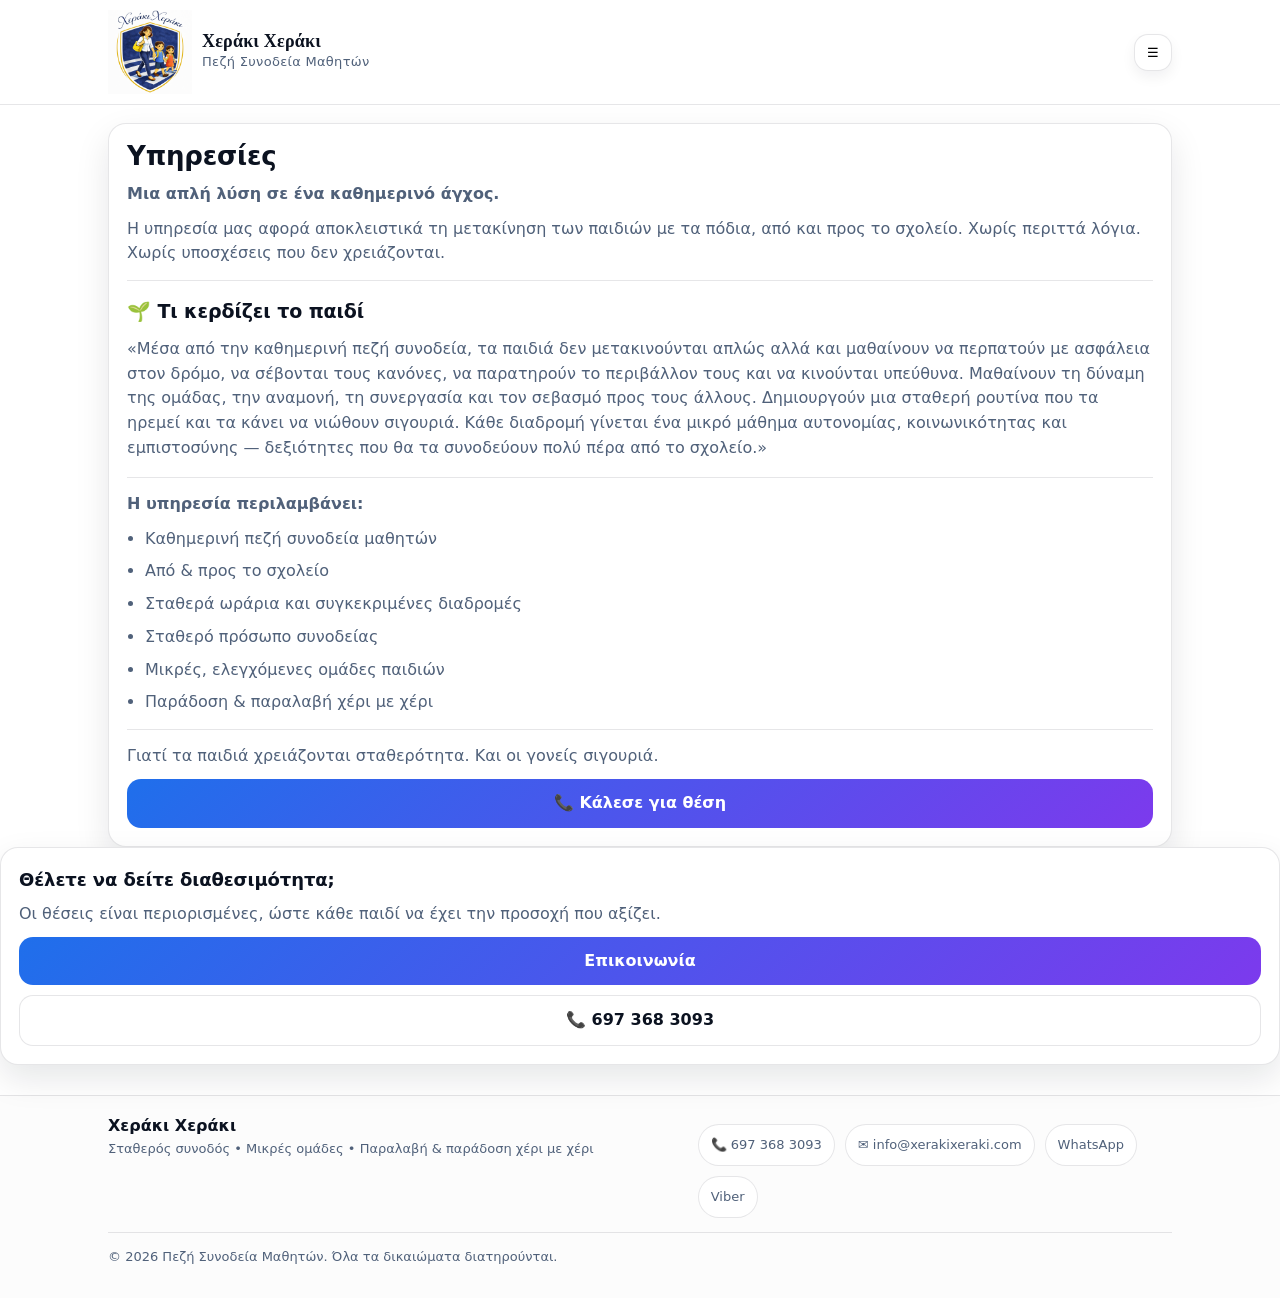
<file: site/xeraki_xeraki_site_updated_with_form/services.html>
<!doctype html>
<html lang="el">
<head>
  <meta charset="utf-8" />
  <meta name="viewport" content="width=device-width,initial-scale=1" />
  <meta name="description" content="Καθημερινή πεζή συνοδεία μαθητών, με σταθερά ωράρια και μικρές ομάδες." />
  <meta name="theme-color" content="#ffffff" />
  <meta property="og:site_name" content="Χεράκι Χεράκι" />
  <meta property="og:title" content="Υπηρεσίες | Χεράκι Χεράκι" />
  <meta property="og:description" content="Καθημερινή πεζή συνοδεία μαθητών, με σταθερά ωράρια και μικρές ομάδες." />
  <meta property="og:type" content="website" />
  <meta property="og:image" content="assets/images/logo.png" />
  <meta property="og:locale" content="el_GR" />
  <meta name="twitter:card" content="summary_large_image" />
  <title>Υπηρεσίες | Χεράκι Χεράκι</title>
  <link rel="stylesheet" href="assets/styles.css" />
</head>
<body>
<header>
  <div class="container">
    <div class="topbar">
      <a class="brand" href="index.html" aria-label="Αρχική">
        <img class="logo" src="assets/images/logo.png" alt="Πεζή Συνοδεία Μαθητών" loading="eager" decoding="async">
        <div class="brand-title">
          <b>Χεράκι Χεράκι</b>
          <span>Πεζή Συνοδεία Μαθητών</span>
        </div>
      </a>
      <button class="icon-btn" id="burger" aria-label="Μενού" aria-expanded="false">☰</button>
    </div>

    <div class="drawer" id="drawer">
      <a href="index.html" data-page="index.html">Αρχική</a>
      <a href="services.html" data-page="services.html">Υπηρεσίες</a>
      <a href="how-it-works.html" data-page="how-it-works.html">Πώς λειτουργεί</a>
      <a href="safety.html" data-page="safety.html">Ασφάλεια</a>
      <a href="parent-creator.html" data-page="parent-creator.html">Γονέας Δημιουργός</a>
      <a href="faq.html" data-page="faq.html">Συχνές Ερωτήσεις</a>
      <a href="contact.html" data-page="contact.html">Επικοινωνία</a>

      <div class="drawer-actions">
        <a class="chip" href="tel:+306973683093">📞 697 368 3093</a>
        <a class="chip" href="mailto:info@xerakixeraki.com">✉️ info@xerakixeraki.com</a>
        <a class="chip" href="https://wa.me/306973683093" target="_blank" rel="noreferrer">WhatsApp</a>
        <a class="chip" href="viber://chat?number=%2B306973683093">Viber</a>
      </div>
    </div>
  </div>
</header>
<main>
  <div class="container">
    
<section class="card">
  <h1>Υπηρεσίες</h1>
  <p class="muted"><b>Μια απλή λύση σε ένα καθημερινό άγχος.</b></p>
  <p class="muted">
    Η υπηρεσία μας αφορά αποκλειστικά τη μετακίνηση των παιδιών με τα πόδια, από και προς το σχολείο.
    Χωρίς περιττά λόγια. Χωρίς υποσχέσεις που δεν χρειάζονται.
  </p>

<div class="divider"></div>

<div class="gainblock">
  <h2 class="gaintitle">🌱 Τι κερδίζει το παιδί</h2>
  <p class="muted gaintext">«Μέσα από την καθημερινή πεζή συνοδεία, τα παιδιά δεν μετακινούνται απλώς αλλά και μαθαίνουν  να περπατούν με ασφάλεια στον δρόμο, να σέβονται τους κανόνες, να παρατηρούν το περιβάλλον τους και να κινούνται υπεύθυνα. Μαθαίνουν τη δύναμη της ομάδας, την αναμονή, τη συνεργασία και τον σεβασμό προς τους άλλους. Δημιουργούν μια σταθερή ρουτίνα που τα ηρεμεί και τα κάνει να νιώθουν σιγουριά. Κάθε διαδρομή γίνεται ένα μικρό μάθημα αυτονομίας, κοινωνικότητας και εμπιστοσύνης — δεξιότητες που θα τα συνοδεύουν πολύ πέρα από το σχολείο.»</p>
</div>
  <div class="divider"></div>
  <p class="muted"><b>Η υπηρεσία περιλαμβάνει:</b></p>
  <ul class="bullets">
    <li>Καθημερινή πεζή συνοδεία μαθητών</li>
    <li>Από &amp; προς το σχολείο</li>
    <li>Σταθερά ωράρια και συγκεκριμένες διαδρομές</li>
    <li>Σταθερό πρόσωπο συνοδείας</li>
    <li>Μικρές, ελεγχόμενες ομάδες παιδιών</li>
    <li>Παράδοση &amp; παραλαβή χέρι με χέρι</li>
  </ul>
  <div class="divider"></div>
  <p class="muted">Γιατί τα παιδιά χρειάζονται σταθερότητα. Και οι γονείς σιγουριά.</p>
  <div class="btnrow">
    <a class="btn primary full" href="tel:+306973683093">📞 Κάλεσε για θέση</a>
  </div>
</section>

  </div>

<section class="card">
  <h2>Θέλετε να δείτε διαθεσιμότητα;</h2>
  <p class="muted">Οι θέσεις είναι περιορισμένες, ώστε κάθε παιδί να έχει την προσοχή που αξίζει.</p>
  <div class="btnrow">
    <a class="btn primary full" href="contact.html">Επικοινωνία</a>
    <a class="btn full" href="tel:+306973683093">📞 697 368 3093</a>
  </div>
</section>
</main>
<footer>
  <div class="container">
    <div class="footgrid">
      <div>
        <b>Χεράκι Χεράκι</b>
        <p class="footnote">Σταθερός συνοδός • Μικρές ομάδες • Παραλαβή &amp; παράδοση χέρι με χέρι</p>
      </div>
      <div class="btnrow">
        <a class="chip" href="tel:+306973683093">📞 697 368 3093</a>
        <a class="chip" href="mailto:info@xerakixeraki.com">✉️ info@xerakixeraki.com</a>
        <a class="chip" href="https://wa.me/306973683093" target="_blank" rel="noreferrer">WhatsApp</a>
        <a class="chip" href="viber://chat?number=%2B306973683093">Viber</a>
      </div>
    </div>
    <div class="divider"></div>
    <div class="footnote">© <span id="year"></span> Πεζή Συνοδεία Μαθητών. Όλα τα δικαιώματα διατηρούνται.</div>
  </div>
  <script>document.getElementById("year") && (document.getElementById("year").textContent = new Date().getFullYear());</script>
</footer>

<div class="bottomnav" role="navigation" aria-label="Γρήγορη πλοήγηση">
  <div class="wrap">
    <a class="bnav" href="index.html" data-page="index.html"><span class="ico">🏠</span><span>Αρχική</span></a>
    <a class="bnav" href="services.html" data-page="services.html"><span class="ico">🧭</span><span>Υπηρεσίες</span></a>
    <a class="bnav" href="faq.html" data-page="faq.html"><span class="ico">❓</span><span>FAQ</span></a>
    <a class="bnav" href="contact.html" data-page="contact.html"><span class="ico">📞</span><span>Κλήση</span></a>
  </div>
</div>
<script src="assets/app.js"></script>
</body>
</html>
</file>
<file: site/xeraki_xeraki_site_updated_with_form/assets/styles.css>
/* Mobile-first, ultra clear */
:root{
  --bg:#ffffff;
  --text:#0b1220;
  --muted:#50617a;
  --line:rgba(11,18,32,.10);
  --card:#ffffff;
  --brand:#1f6feb;
  --brand2:#7c3aed;
  --shadow:0 14px 34px rgba(11,18,32,.10);
  --r:18px;
  --max:1100px;
}

*{box-sizing:border-box}
html{scroll-behavior:smooth}
body{
  margin:0;
  font-family: ui-sans-serif, system-ui, -apple-system, Segoe UI, Roboto, Helvetica, Arial;
  background: var(--bg);
  color:var(--text);
  line-height:1.55;
}
a{color:inherit; text-decoration:none}
.container{width:100%; max-width:var(--max); margin:0 auto; padding:0 16px}

header{
  position:sticky; top:0; z-index:60;
  background: rgba(255,255,255,.92);
  backdrop-filter: blur(10px);
  border-bottom:1px solid var(--line);
}
.topbar{
  display:flex; align-items:center; justify-content:space-between;
  gap:10px; padding:10px 0;
}
.brand{display:flex; align-items:center; gap:10px; min-width:0}
.logo{width:54px; height:auto; display:block}
.brand-title{min-width:0}
.brand-title b{display:block; font-size:15px; line-height:1.1}
.brand-title span{display:block; font-size:12px; color:var(--muted); letter-spacing:.3px}

.icon-btn{
  border:1px solid var(--line);
  background:#fff;
  border-radius:14px;
  padding:10px 12px;
  cursor:pointer;
  box-shadow: 0 6px 14px rgba(11,18,32,.06);
}

.drawer{
  display:none;
  border-top:1px solid var(--line);
}
.drawer.open{display:block}
.drawer a{
  display:block;
  padding:14px 6px;
  border-bottom:1px solid rgba(11,18,32,.06);
  color:var(--muted);
  font-weight:600;
}
.drawer a.active{color:var(--text)}
.drawer .drawer-actions{
  display:flex; gap:10px; flex-wrap:wrap;
  padding:12px 6px;
}

.chip{
  display:inline-flex; align-items:center; gap:8px;
  padding:10px 12px;
  border-radius:999px;
  border:1px solid var(--line);
  background:#fff;
  color:var(--muted);
  font-size:13px;
}

main{padding:18px 0 92px}
.card{
  background:var(--card);
  border:1px solid var(--line);
  border-radius:var(--r);
  box-shadow:var(--shadow);
  padding:18px;
}
.card + .card{margin-top:14px}

h1{margin:0 0 10px; font-size:26px; line-height:1.15; letter-spacing:-.2px}
h2{margin:0 0 8px; font-size:18px; letter-spacing:-.1px}
p{margin:0 0 10px}
.muted{color:var(--muted)}
.divider{height:1px; background:var(--line); margin:14px 0}

.btnrow{display:flex; gap:10px; flex-wrap:wrap; margin-top:10px}
.btn{
  display:inline-flex; align-items:center; justify-content:center; gap:10px;
  padding:12px 14px; border-radius:14px;
  border:1px solid var(--line);
  background:#fff;
  color:var(--text);
  font-weight:700;
}
.btn.primary{
  border:none;
  color:#fff;
  background: linear-gradient(135deg, var(--brand), var(--brand2));
}
.btn.full{width:100%}

.bullets{margin:0; padding-left:18px; color:var(--muted)}
.bullets li{margin:8px 0}

.badge-row{display:flex; gap:10px; flex-wrap:wrap; margin-top:10px}
.badge{
  display:inline-flex; align-items:center; gap:8px;
  padding:10px 12px;
  border-radius:999px;
  border:1px solid var(--line);
  background: rgba(31,111,235,.04);
  color:var(--muted);
  font-size:13px;
}

.gallery{
  display:grid;
  grid-template-columns: 1fr;
  gap:12px;
  margin-top:12px;
}
.gitem{
  border-radius:18px;
  overflow:hidden;
  border:1px solid var(--line);
  box-shadow: 0 10px 22px rgba(11,18,32,.10);
  background:#fff;
  display:grid;
  grid-template-columns: 1fr;
}
.gitem img{
  width:100%;
  height:auto;
  display:block;
}

/* Steps as simple list */
.steps{display:grid; gap:10px; margin-top:10px}
.step{
  display:flex; gap:12px; align-items:flex-start;
  padding:12px; border-radius:16px;
  border:1px solid var(--line);
  background: rgba(11,18,32,.02);
}
.step .num{
  width:34px; height:34px; border-radius:12px;
  display:grid; place-items:center;
  font-weight:900;
  background: rgba(31,111,235,.10);
  border:1px solid rgba(31,111,235,.18);
  flex:0 0 auto;
}
.step b{display:block}
.step span{display:block; color:var(--muted); font-size:13px; margin-top:3px}

/* FAQ */
details{
  border:1px solid var(--line);
  border-radius:16px;
  padding:12px 14px;
  background: rgba(11,18,32,.02);
}
details + details{margin-top:10px}
summary{cursor:pointer; list-style:none; font-weight:800}
summary::-webkit-details-marker{display:none}
details p{color:var(--muted); margin:10px 0 0}

/* Bottom nav (mobile) */
.bottomnav{
  position:fixed; left:0; right:0; bottom:0; z-index:70;
  background: rgba(255,255,255,.96);
  border-top:1px solid var(--line);
  backdrop-filter: blur(10px);
}
.bottomnav .wrap{
  display:grid;
  grid-template-columns: repeat(4, 1fr);
  gap:6px;
  padding:10px 10px;
}
.bnav{
  display:flex; flex-direction:column; align-items:center; justify-content:center;
  gap:6px;
  padding:10px 8px;
  border-radius:16px;
  color:var(--muted);
  font-size:12px;
  border:1px solid transparent;
}
.bnav.active{
  color:var(--text);
  background: rgba(31,111,235,.06);
  border-color: rgba(31,111,235,.14);
}
.bnav .ico{font-size:18px}

/* Desktop enhancements */
@media (min-width: 920px){
  main{padding-bottom:30px}
  .bottomnav{display:none}
  .container{padding:0 18px}
  .logo{width:84px}
  .brand-title b{font-size:18px}
  .brand-title span{font-size:13px}
  .grid2{
    display:grid;
    grid-template-columns: 1.05fr .95fr;
    gap:16px;
  }
  .card + .card{margin-top:16px}
  .gallery{grid-template-columns: repeat(3, 1fr)}
  .gitem img{height:280px; object-fit:cover}
}


/* Gallery text (no overlap) */
.gtext{
  padding:14px 14px 16px;
  border-top:1px solid rgba(11,18,32,.06);
}
.gtext b{display:block; font-size:14px; margin:0 0 6px}
.gtext span{display:block; color:var(--muted); font-size:13px}

/* Testimonials */
.tgrid{display:grid; gap:12px; margin-top:12px}
.tcard{
  border:1px solid var(--line);
  border-radius:18px;
  background: rgba(11,18,32,.02);
  padding:14px;
}
.tstars{font-size:16px; letter-spacing:1px}
.tquote{color:var(--muted); margin-top:8px}
.tname{margin-top:10px; font-weight:800}
.tmeta{color:var(--muted); font-size:13px; margin-top:2px}

/* Footer */
footer{
  border-top:1px solid var(--line);
  padding:18px 0 90px;
  background: rgba(11,18,32,.01);
}
.footgrid{display:grid; gap:10px}
.footnote{color:var(--muted); font-size:13px}

/* Better focus for accessibility */
:focus-visible{outline:3px solid rgba(31,111,235,.35); outline-offset:2px; border-radius:12px}

/* Desktop improvements */
@media (min-width: 920px){
  .gitem{grid-template-columns: 1.15fr .85fr}
  .gtext{border-top:none; border-left:1px solid rgba(11,18,32,.06)}
  .tgrid{grid-template-columns: repeat(3, 1fr)}
  footer{padding-bottom:30px}
  .footgrid{grid-template-columns: 1.1fr .9fr; align-items:start}
}




@media (min-width: 920px){
  .qrwrap{grid-template-columns: 260px 1fr}
}


/* Services: "Τι κερδίζει το παιδί" block (no redesign) */
.gainblock{margin:16px 0}
.gaintitle{margin:0 0 10px; font-size:20px; letter-spacing:-.1px}
.gaintext{margin:0}
@media (min-width: 920px){
  .gaintitle{font-size:19px}
}


/* Brand: script-like feel for "Χεράκι Χεράκι" (best-effort to match logo) */
.brand-title b{
  font-family: "Segoe Script","Brush Script MT","Snell Roundhand","Apple Chancery","Comic Sans MS",cursive;
  letter-spacing: .2px;
}

.site-logo{transform:scale(2);transform-origin:left top;}

/* Force larger header logo */
.header .logo img,
.site-logo img {
  width: 96px !important;
  height: auto !important;
}
@media (min-width: 768px){
  .header .logo img,
  .site-logo img {
    width: 120px !important;
  }
}

/* EXTRA LARGE header logo – mobile first */
.header .logo img,
.site-logo img {
  width: 140px !important;
  height: auto !important;
}

@media (min-width: 768px){
  .header .logo img,
  .site-logo img {
    width: 180px !important;
  }
}

/* LOGO x4 SIZE – VERY LARGE FOR MOBILE */
.header .logo img,
.site-logo img {
  width: 260px !important;
  height: auto !important;
}

@media (min-width: 768px){
  .header .logo img,
  .site-logo img {
    width: 320px !important;
  }
}

/* LOGO fills entire visible circle on mobile */
.header .logo,
.site-logo {
  width: 100% !important;
  max-width: 100% !important;
}

.header .logo img,
.site-logo img {
  width: 100% !important;
  max-width: 100% !important;
  height: auto !important;
}

/* ===== BIG HEADER LOGO (original layout preserved) ===== */
.header .logo img,
.topbar .brand .logo img,
.site-logo img{
  width: 220px !important;
  height: auto !important;
  max-width: none !important;
}

@media (min-width: 900px){
  .header .logo img,
  .topbar .brand .logo img,
  .site-logo img{
    width: 280px !important;
  }
}

/* Interest form */
.form .fgrid{display:grid; gap:12px}
.field{display:grid; gap:6px}
.field span{font-weight:700; font-size:13px; color:var(--muted)}
.field input, .field select, .field textarea{
  padding:12px 12px;
  border-radius:14px;
  border:1px solid var(--line);
  background:#fff;
  font-size:15px;
  color:var(--text);
}
.field input::placeholder{color:rgba(80,97,122,.7)}
@media (min-width: 920px){
  .form .fgrid{grid-template-columns: repeat(2, 1fr)}
}
</file>
